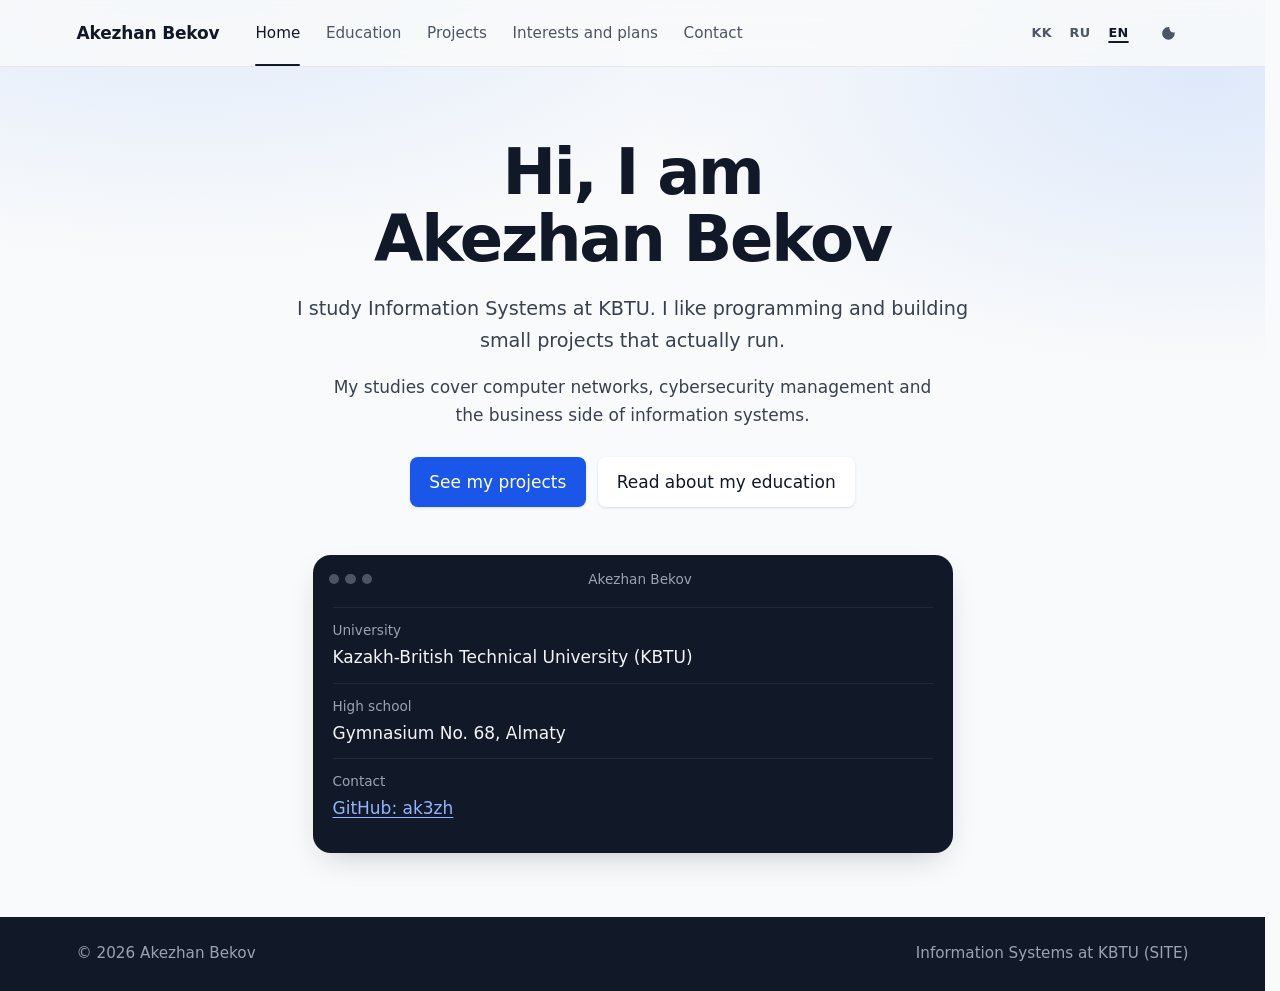
<file: site/index.html>
<!DOCTYPE html>
<html lang="en">
<head>
  <meta charset="utf-8">
  <meta name="viewport" content="width=device-width, initial-scale=1">
  <meta http-equiv="Content-Security-Policy" content="default-src 'self'; img-src 'self' data:; base-uri 'none'; form-action 'none'">
  <meta name="description" content="Personal website of Akezhan Bekov, Information Systems student at KBTU: education, projects, interests and contact.">
  <title>Akezhan Bekov: personal website</title>
  <link rel="icon" href="assets/favicon.svg" type="image/svg+xml">
  <link rel="stylesheet" href="css/style.css">
  <script src="js/early.js"></script>
</head>
<body data-page="home">
  <a class="skip" href="#content" data-i18n="a11y.skip">Skip to content</a>
  <header class="site-header">
    <div class="bar">
      <a class="brand" href="index.html" data-internal="index.html"><span class="brand-text"><span data-i18n="site.name">Akezhan Bekov</span></span></a>
      <nav class="nav" aria-label="Main navigation" data-i18n-aria="a11y.nav">
        <span class="nav-pill" aria-hidden="true"></span>
        <ul>
            <li><a href="index.html" data-internal="index.html" aria-current="page" data-i18n="nav.home">Home</a></li>
            <li><a href="about.html" data-internal="about.html" data-i18n="nav.about">Education</a></li>
            <li><a href="projects.html" data-internal="projects.html" data-i18n="nav.projects">Projects</a></li>
            <li><a href="interests.html" data-internal="interests.html" data-i18n="nav.interests">Interests and plans</a></li>
            <li><a href="contact.html" data-internal="contact.html" data-i18n="nav.contact">Contact</a></li>
        </ul>
      </nav>
      <div class="tools">
        <div class="lang" role="group" aria-label="Language" data-i18n-aria="a11y.lang">
          <button type="button" data-lang="kk" lang="kk" aria-label="Қазақша" aria-pressed="false">KK</button>
          <button type="button" data-lang="ru" lang="ru" aria-label="Русский" aria-pressed="false">RU</button>
          <button type="button" data-lang="en" lang="en" aria-label="English" aria-pressed="true">EN</button>
        </div>
        <button type="button" class="theme-btn" id="theme-toggle" aria-pressed="false" aria-label="Dark theme" data-i18n-aria="theme.toggle"><svg viewBox="0 0 24 24" aria-hidden="true"><path d="M12 3a9 9 0 1 0 9 9c0-.5-.1-1-.2-1.5A6 6 0 0 1 13.5 3.2 9 9 0 0 0 12 3z"/></svg></button>
      </div>
    </div>
  </header>
  <main id="content">
    <section class="hero"><div class="wrap">
      <h1 class="hero-title" data-i18n="home.h1">Hi, I am Akezhan Bekov</h1>
      <p class="lead hero-lead" data-i18n="home.lead">I study Information Systems at KBTU. I like programming and building small projects that actually run.</p>
      <p data-i18n="home.studies">My studies cover computer networks, cybersecurity management and the business side of information systems.</p>
      <div class="actions center">
        <a class="btn primary" href="projects.html" data-internal="projects.html" data-i18n="home.cta.projects">See my projects</a>
        <a class="btn secondary" href="about.html" data-internal="about.html" data-i18n="home.cta.about">Read about my education</a>
      </div>
        <div class="window" role="group" aria-label="Akezhan Bekov">
          <div class="window-bar" aria-hidden="true"><i></i><i></i><i></i><span data-i18n="site.name">Akezhan Bekov</span></div>
          <dl class="window-body">
            <div><dt data-i18n="about.kbtu.h">University</dt><dd data-i18n="about.kbtu.name">Kazakh-British Technical University (KBTU)</dd></div>
            <div><dt data-i18n="about.school.h">High school</dt><dd data-i18n="about.school.name">Gymnasium No. 68, Almaty</dd></div>
            <div><dt data-i18n="contact.h1">Contact</dt><dd><a href="https://github.com/ak3zh" rel="noopener noreferrer" data-i18n="contact.github">GitHub: ak3zh</a></dd></div>
          </dl>
        </div>
    </div></section>
  </main>
  <footer class="site-footer">
    <div class="wrap foot"><span data-i18n="footer.text">© 2026 Akezhan Bekov</span><span class="foot-role" data-i18n="site.role">Information Systems at KBTU (SITE)</span></div>
  </footer>
  <script src="js/translations.js"></script>
  <script src="js/app.js"></script>
</body>
</html>
</file>
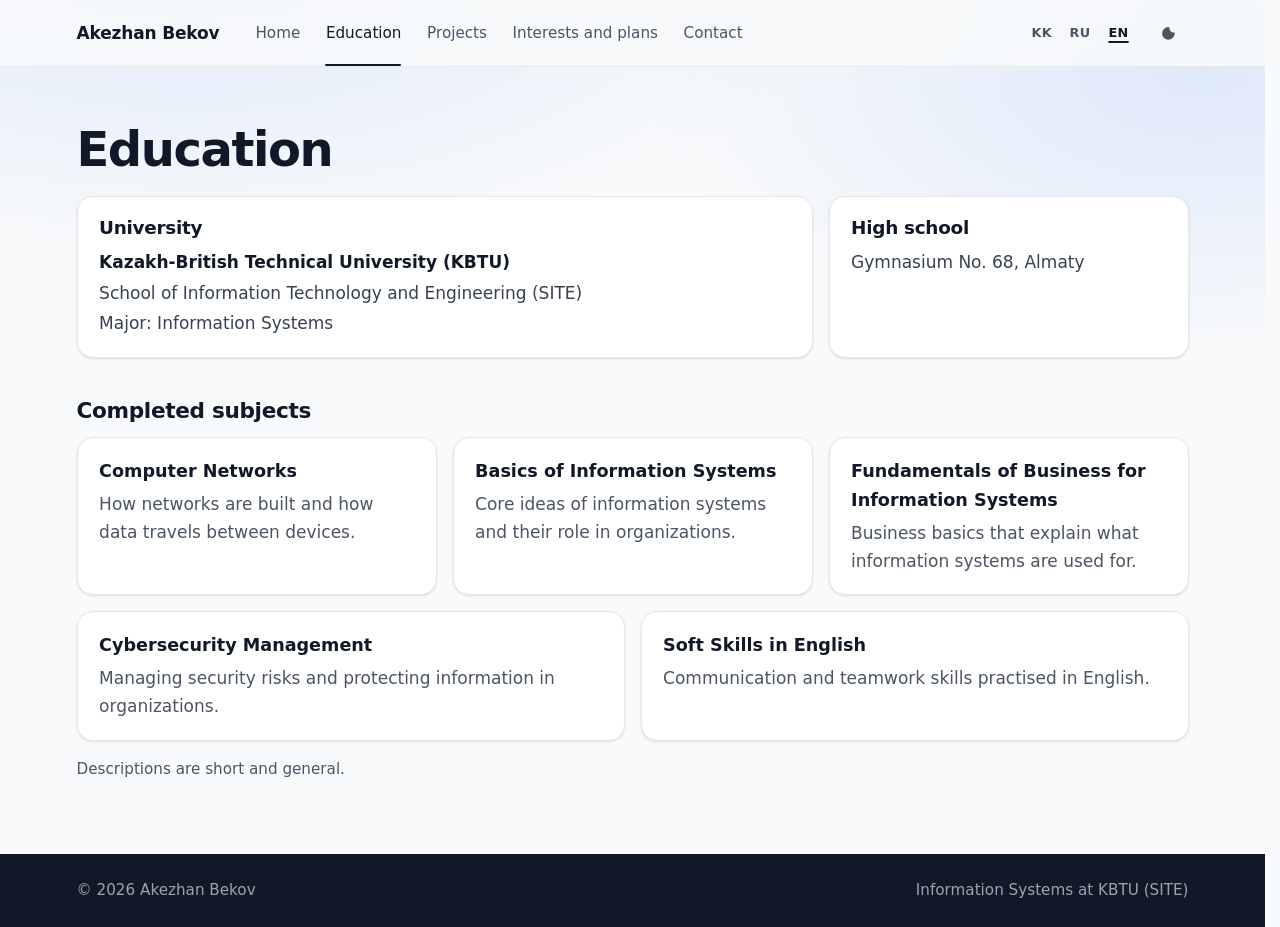
<file: site/about.html>
<!DOCTYPE html>
<html lang="en">
<head>
  <meta charset="utf-8">
  <meta name="viewport" content="width=device-width, initial-scale=1">
  <meta http-equiv="Content-Security-Policy" content="default-src 'self'; img-src 'self' data:; base-uri 'none'; form-action 'none'">
  <meta name="description" content="Education of Akezhan Bekov: KBTU, Information Systems, previous school and completed subjects.">
  <title>Education: Akezhan Bekov</title>
  <link rel="icon" href="assets/favicon.svg" type="image/svg+xml">
  <link rel="stylesheet" href="css/style.css">
  <script src="js/early.js"></script>
</head>
<body data-page="about">
  <a class="skip" href="#content" data-i18n="a11y.skip">Skip to content</a>
  <header class="site-header">
    <div class="bar">
      <a class="brand" href="index.html" data-internal="index.html"><span class="brand-text"><span data-i18n="site.name">Akezhan Bekov</span></span></a>
      <nav class="nav" aria-label="Main navigation" data-i18n-aria="a11y.nav">
        <span class="nav-pill" aria-hidden="true"></span>
        <ul>
            <li><a href="index.html" data-internal="index.html" data-i18n="nav.home">Home</a></li>
            <li><a href="about.html" data-internal="about.html" aria-current="page" data-i18n="nav.about">Education</a></li>
            <li><a href="projects.html" data-internal="projects.html" data-i18n="nav.projects">Projects</a></li>
            <li><a href="interests.html" data-internal="interests.html" data-i18n="nav.interests">Interests and plans</a></li>
            <li><a href="contact.html" data-internal="contact.html" data-i18n="nav.contact">Contact</a></li>
        </ul>
      </nav>
      <div class="tools">
        <div class="lang" role="group" aria-label="Language" data-i18n-aria="a11y.lang">
          <button type="button" data-lang="kk" lang="kk" aria-label="Қазақша" aria-pressed="false">KK</button>
          <button type="button" data-lang="ru" lang="ru" aria-label="Русский" aria-pressed="false">RU</button>
          <button type="button" data-lang="en" lang="en" aria-label="English" aria-pressed="true">EN</button>
        </div>
        <button type="button" class="theme-btn" id="theme-toggle" aria-pressed="false" aria-label="Dark theme" data-i18n-aria="theme.toggle"><svg viewBox="0 0 24 24" aria-hidden="true"><path d="M12 3a9 9 0 1 0 9 9c0-.5-.1-1-.2-1.5A6 6 0 0 1 13.5 3.2 9 9 0 0 0 12 3z"/></svg></button>
      </div>
    </div>
  </header>
  <main id="content">
    <div class="page wrap">
      <h1 data-i18n="about.h1">Education</h1>
      <div class="bento">
        <section class="card span-2">
          <h2 data-i18n="about.kbtu.h">University</h2>
          <dl class="facts">
            <dt data-i18n="about.kbtu.name">Kazakh-British Technical University (KBTU)</dt>
            <dd data-i18n="about.kbtu.school">School of Information Technology and Engineering (SITE)</dd>
            <dd data-i18n="about.kbtu.major">Major: Information Systems</dd>
          </dl>
        </section>
        <section class="card">
          <h2 data-i18n="about.school.h">High school</h2>
          <p data-i18n="about.school.name">Gymnasium No. 68, Almaty</p>
        </section>
      </div>
      <h2 data-i18n="about.subjects.h">Completed subjects</h2>
      <ul class="list grid-3">
        <li><h3><span data-i18n="subj.net.n">Computer Networks</span></h3><p class="muted"><span data-i18n="subj.net.d">How networks are built and how data travels between devices.</span></p></li>
        <li><h3><span data-i18n="subj.isb.n">Basics of Information Systems</span></h3><p class="muted"><span data-i18n="subj.isb.d">Core ideas of information systems and their role in organizations.</span></p></li>
        <li><h3><span data-i18n="subj.biz.n">Fundamentals of Business for Information Systems</span></h3><p class="muted"><span data-i18n="subj.biz.d">Business basics that explain what information systems are used for.</span></p></li>
        <li><h3><span data-i18n="subj.sec.n">Cybersecurity Management</span></h3><p class="muted"><span data-i18n="subj.sec.d">Managing security risks and protecting information in organizations.</span></p></li>
        <li><h3><span data-i18n="subj.soft.n">Soft Skills in English</span></h3><p class="muted"><span data-i18n="subj.soft.d">Communication and teamwork skills practised in English.</span></p></li>
      </ul>
      <p class="meta" data-i18n="about.subjects.note">Descriptions are short and general.</p>
    </div>
  </main>
  <footer class="site-footer">
    <div class="wrap foot"><span data-i18n="footer.text">© 2026 Akezhan Bekov</span><span class="foot-role" data-i18n="site.role">Information Systems at KBTU (SITE)</span></div>
  </footer>
  <script src="js/translations.js"></script>
  <script src="js/app.js"></script>
</body>
</html>
</file>
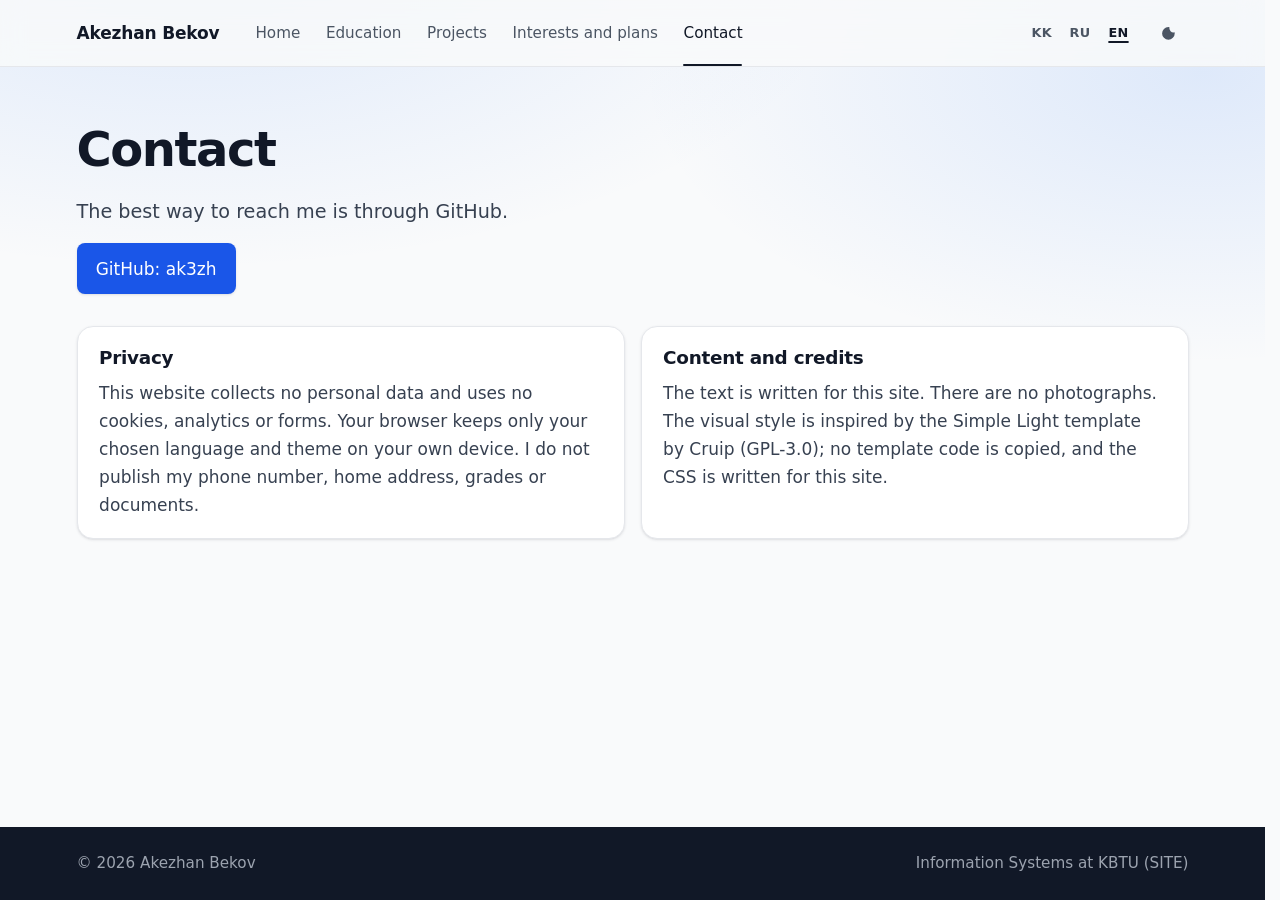
<file: site/contact.html>
<!DOCTYPE html>
<html lang="en">
<head>
  <meta charset="utf-8">
  <meta name="viewport" content="width=device-width, initial-scale=1">
  <meta http-equiv="Content-Security-Policy" content="default-src 'self'; img-src 'self' data:; base-uri 'none'; form-action 'none'">
  <meta name="description" content="How to contact Akezhan Bekov and what this website does with your data.">
  <title>Contact and privacy: Akezhan Bekov</title>
  <link rel="icon" href="assets/favicon.svg" type="image/svg+xml">
  <link rel="stylesheet" href="css/style.css">
  <script src="js/early.js"></script>
</head>
<body data-page="contact">
  <a class="skip" href="#content" data-i18n="a11y.skip">Skip to content</a>
  <header class="site-header">
    <div class="bar">
      <a class="brand" href="index.html" data-internal="index.html"><span class="brand-text"><span data-i18n="site.name">Akezhan Bekov</span></span></a>
      <nav class="nav" aria-label="Main navigation" data-i18n-aria="a11y.nav">
        <span class="nav-pill" aria-hidden="true"></span>
        <ul>
            <li><a href="index.html" data-internal="index.html" data-i18n="nav.home">Home</a></li>
            <li><a href="about.html" data-internal="about.html" data-i18n="nav.about">Education</a></li>
            <li><a href="projects.html" data-internal="projects.html" data-i18n="nav.projects">Projects</a></li>
            <li><a href="interests.html" data-internal="interests.html" data-i18n="nav.interests">Interests and plans</a></li>
            <li><a href="contact.html" data-internal="contact.html" aria-current="page" data-i18n="nav.contact">Contact</a></li>
        </ul>
      </nav>
      <div class="tools">
        <div class="lang" role="group" aria-label="Language" data-i18n-aria="a11y.lang">
          <button type="button" data-lang="kk" lang="kk" aria-label="Қазақша" aria-pressed="false">KK</button>
          <button type="button" data-lang="ru" lang="ru" aria-label="Русский" aria-pressed="false">RU</button>
          <button type="button" data-lang="en" lang="en" aria-label="English" aria-pressed="true">EN</button>
        </div>
        <button type="button" class="theme-btn" id="theme-toggle" aria-pressed="false" aria-label="Dark theme" data-i18n-aria="theme.toggle"><svg viewBox="0 0 24 24" aria-hidden="true"><path d="M12 3a9 9 0 1 0 9 9c0-.5-.1-1-.2-1.5A6 6 0 0 1 13.5 3.2 9 9 0 0 0 12 3z"/></svg></button>
      </div>
    </div>
  </header>
  <main id="content">
    <div class="page wrap">
      <h1 data-i18n="contact.h1">Contact</h1>
      <p class="lead" data-i18n="contact.lead">The best way to reach me is through GitHub.</p>
      <p><a class="btn primary" href="https://github.com/ak3zh" rel="noopener noreferrer" data-i18n="contact.github">GitHub: ak3zh</a></p>
      <div class="bento two">
        <section class="card">
          <h2 data-i18n="privacy.h">Privacy</h2>
          <p data-i18n="privacy.text">This website collects no personal data and uses no cookies, analytics or forms. Your browser keeps only your chosen language and theme on your own device. I do not publish my phone number, home address, grades or documents.</p>
        </section>
        <section class="card">
          <h2 data-i18n="credits.h">Content and credits</h2>
          <p data-i18n="credits.text">The text is written for this site. There are no photographs. The visual style is inspired by the Simple Light template by Cruip (GPL-3.0); no template code is copied, and the CSS is written for this site.</p>
        </section>
      </div>
    </div>
  </main>
  <footer class="site-footer">
    <div class="wrap foot"><span data-i18n="footer.text">© 2026 Akezhan Bekov</span><span class="foot-role" data-i18n="site.role">Information Systems at KBTU (SITE)</span></div>
  </footer>
  <script src="js/translations.js"></script>
  <script src="js/app.js"></script>
</body>
</html>
</file>
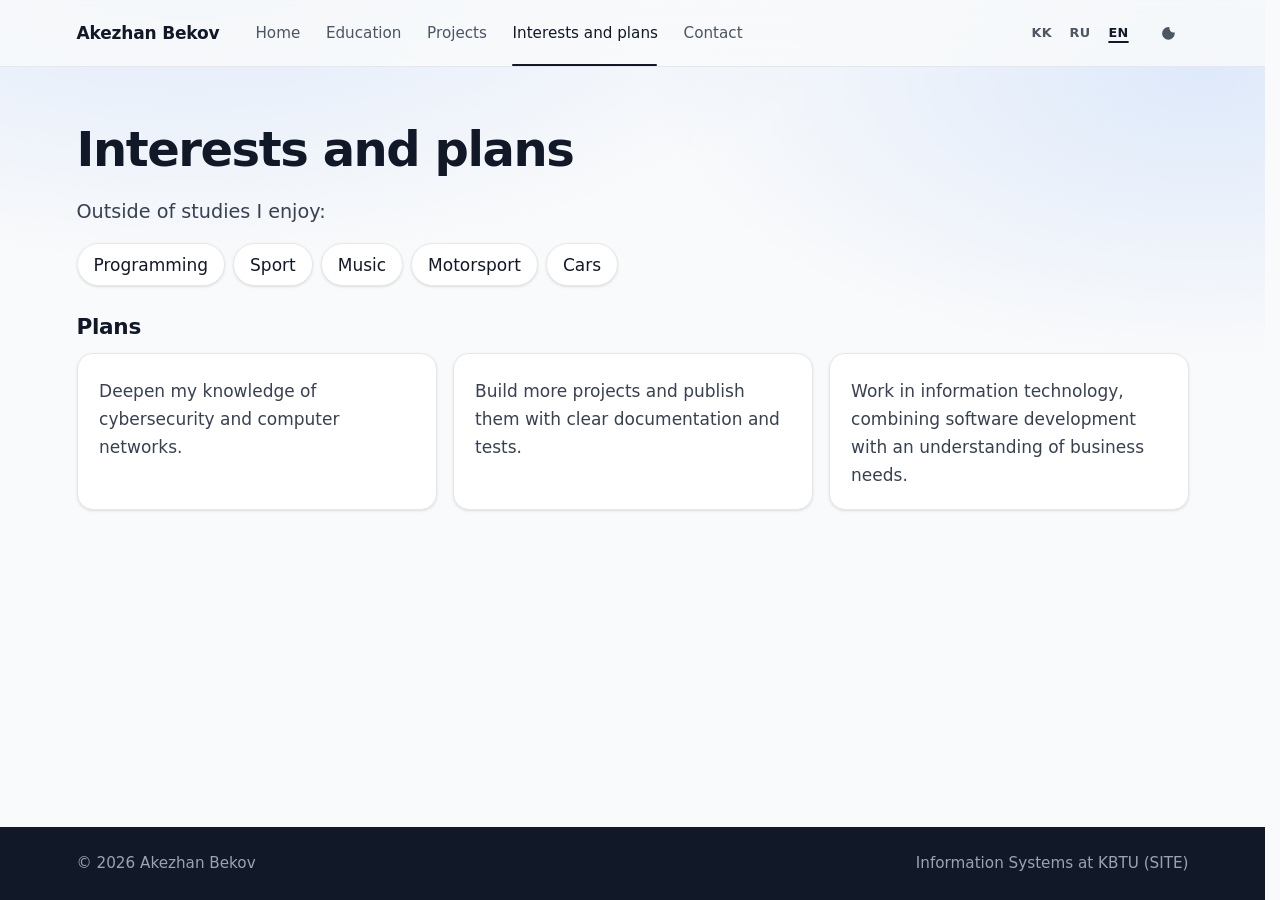
<file: site/interests.html>
<!DOCTYPE html>
<html lang="en">
<head>
  <meta charset="utf-8">
  <meta name="viewport" content="width=device-width, initial-scale=1">
  <meta http-equiv="Content-Security-Policy" content="default-src 'self'; img-src 'self' data:; base-uri 'none'; form-action 'none'">
  <meta name="description" content="Interests and future plans of Akezhan Bekov.">
  <title>Interests and plans: Akezhan Bekov</title>
  <link rel="icon" href="assets/favicon.svg" type="image/svg+xml">
  <link rel="stylesheet" href="css/style.css">
  <script src="js/early.js"></script>
</head>
<body data-page="interests">
  <a class="skip" href="#content" data-i18n="a11y.skip">Skip to content</a>
  <header class="site-header">
    <div class="bar">
      <a class="brand" href="index.html" data-internal="index.html"><span class="brand-text"><span data-i18n="site.name">Akezhan Bekov</span></span></a>
      <nav class="nav" aria-label="Main navigation" data-i18n-aria="a11y.nav">
        <span class="nav-pill" aria-hidden="true"></span>
        <ul>
            <li><a href="index.html" data-internal="index.html" data-i18n="nav.home">Home</a></li>
            <li><a href="about.html" data-internal="about.html" data-i18n="nav.about">Education</a></li>
            <li><a href="projects.html" data-internal="projects.html" data-i18n="nav.projects">Projects</a></li>
            <li><a href="interests.html" data-internal="interests.html" aria-current="page" data-i18n="nav.interests">Interests and plans</a></li>
            <li><a href="contact.html" data-internal="contact.html" data-i18n="nav.contact">Contact</a></li>
        </ul>
      </nav>
      <div class="tools">
        <div class="lang" role="group" aria-label="Language" data-i18n-aria="a11y.lang">
          <button type="button" data-lang="kk" lang="kk" aria-label="Қазақша" aria-pressed="false">KK</button>
          <button type="button" data-lang="ru" lang="ru" aria-label="Русский" aria-pressed="false">RU</button>
          <button type="button" data-lang="en" lang="en" aria-label="English" aria-pressed="true">EN</button>
        </div>
        <button type="button" class="theme-btn" id="theme-toggle" aria-pressed="false" aria-label="Dark theme" data-i18n-aria="theme.toggle"><svg viewBox="0 0 24 24" aria-hidden="true"><path d="M12 3a9 9 0 1 0 9 9c0-.5-.1-1-.2-1.5A6 6 0 0 1 13.5 3.2 9 9 0 0 0 12 3z"/></svg></button>
      </div>
    </div>
  </header>
  <main id="content">
    <div class="page wrap">
      <h1 data-i18n="interests.h1">Interests and plans</h1>
      <p class="lead" data-i18n="interests.intro">Outside of studies I enjoy:</p>
      <ul class="pills">
        <li data-i18n="int.prog">Programming</li>
        <li data-i18n="int.sport">Sport</li>
        <li data-i18n="int.music">Music</li>
        <li data-i18n="int.motor">Motorsport</li>
        <li data-i18n="int.cars">Cars</li>
      </ul>
      <h2 data-i18n="plans.h">Plans</h2>
      <ul class="list grid-3">
        <li><p data-i18n="plans.1">Deepen my knowledge of cybersecurity and computer networks.</p></li>
        <li><p data-i18n="plans.2">Build more projects and publish them with clear documentation and tests.</p></li>
        <li><p data-i18n="plans.3">Work in information technology, combining software development with an understanding of business needs.</p></li>
      </ul>
    </div>
  </main>
  <footer class="site-footer">
    <div class="wrap foot"><span data-i18n="footer.text">© 2026 Akezhan Bekov</span><span class="foot-role" data-i18n="site.role">Information Systems at KBTU (SITE)</span></div>
  </footer>
  <script src="js/translations.js"></script>
  <script src="js/app.js"></script>
</body>
</html>
</file>
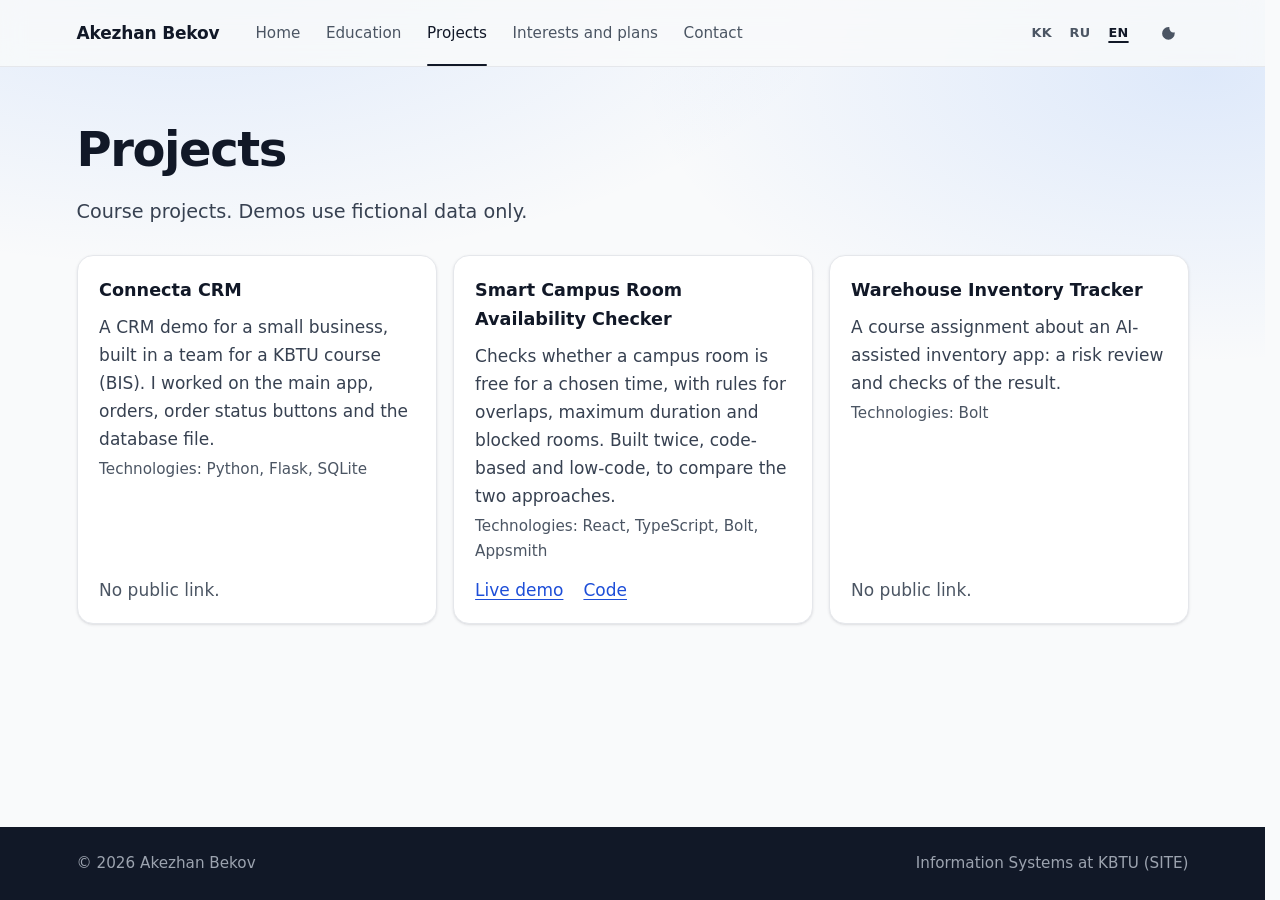
<file: site/projects.html>
<!DOCTYPE html>
<html lang="en">
<head>
  <meta charset="utf-8">
  <meta name="viewport" content="width=device-width, initial-scale=1">
  <meta http-equiv="Content-Security-Policy" content="default-src 'self'; img-src 'self' data:; base-uri 'none'; form-action 'none'">
  <meta name="description" content="Course projects by Akezhan Bekov: Connecta CRM, Smart Campus and Warehouse Inventory Tracker.">
  <title>Projects: Akezhan Bekov</title>
  <link rel="icon" href="assets/favicon.svg" type="image/svg+xml">
  <link rel="stylesheet" href="css/style.css">
  <script src="js/early.js"></script>
</head>
<body data-page="projects">
  <a class="skip" href="#content" data-i18n="a11y.skip">Skip to content</a>
  <header class="site-header">
    <div class="bar">
      <a class="brand" href="index.html" data-internal="index.html"><span class="brand-text"><span data-i18n="site.name">Akezhan Bekov</span></span></a>
      <nav class="nav" aria-label="Main navigation" data-i18n-aria="a11y.nav">
        <span class="nav-pill" aria-hidden="true"></span>
        <ul>
            <li><a href="index.html" data-internal="index.html" data-i18n="nav.home">Home</a></li>
            <li><a href="about.html" data-internal="about.html" data-i18n="nav.about">Education</a></li>
            <li><a href="projects.html" data-internal="projects.html" aria-current="page" data-i18n="nav.projects">Projects</a></li>
            <li><a href="interests.html" data-internal="interests.html" data-i18n="nav.interests">Interests and plans</a></li>
            <li><a href="contact.html" data-internal="contact.html" data-i18n="nav.contact">Contact</a></li>
        </ul>
      </nav>
      <div class="tools">
        <div class="lang" role="group" aria-label="Language" data-i18n-aria="a11y.lang">
          <button type="button" data-lang="kk" lang="kk" aria-label="Қазақша" aria-pressed="false">KK</button>
          <button type="button" data-lang="ru" lang="ru" aria-label="Русский" aria-pressed="false">RU</button>
          <button type="button" data-lang="en" lang="en" aria-label="English" aria-pressed="true">EN</button>
        </div>
        <button type="button" class="theme-btn" id="theme-toggle" aria-pressed="false" aria-label="Dark theme" data-i18n-aria="theme.toggle"><svg viewBox="0 0 24 24" aria-hidden="true"><path d="M12 3a9 9 0 1 0 9 9c0-.5-.1-1-.2-1.5A6 6 0 0 1 13.5 3.2 9 9 0 0 0 12 3z"/></svg></button>
      </div>
    </div>
  </header>
  <main id="content">
    <div class="page wrap">
      <h1 data-i18n="projects.h1">Projects</h1>
      <p class="lead" data-i18n="projects.intro">Course projects. Demos use fictional data only.</p>
      <ul class="list grid-3 projects">
        <li>
          <h3><span data-i18n="proj.crm.n">Connecta CRM</span></h3>
          <p><span data-i18n="proj.crm.d">A CRM demo for a small business, built in a team for a KBTU course (BIS). I worked on the main app, orders, order status buttons and the database file.</span></p>
          <p class="meta"><span data-i18n="projects.tech">Technologies:</span> <span data-i18n="proj.crm.t">Python, Flask, SQLite</span></p>
          <div class="links"><span class="muted" data-i18n="projects.nolink">No public link.</span></div>
        </li>
        <li>
          <h3><span data-i18n="proj.sc.n">Smart Campus Room Availability Checker</span></h3>
          <p><span data-i18n="proj.sc.d">Checks whether a campus room is free for a chosen time, with rules for overlaps, maximum duration and blocked rooms. Built twice, code-based and low-code, to compare the two approaches.</span></p>
          <p class="meta"><span data-i18n="projects.tech">Technologies:</span> <span data-i18n="proj.sc.t">React, TypeScript, Bolt, Appsmith</span></p>
          <div class="links"><a href="https://smart-campus-room-av-2h2i.bolt.host" rel="noopener noreferrer" data-i18n="projects.demo">Live demo</a> <a href="https://github.com/ak3zh/smart-campus-practice12" rel="noopener noreferrer" data-i18n="projects.code">Code</a></div>
        </li>
        <li>
          <h3><span data-i18n="proj.wh.n">Warehouse Inventory Tracker</span></h3>
          <p><span data-i18n="proj.wh.d">A course assignment about an AI-assisted inventory app: a risk review and checks of the result.</span></p>
          <p class="meta"><span data-i18n="projects.tech">Technologies:</span> <span data-i18n="proj.wh.t">Bolt</span></p>
          <div class="links"><span class="muted" data-i18n="projects.nolink">No public link.</span></div>
        </li>
      </ul>
    </div>
  </main>
  <footer class="site-footer">
    <div class="wrap foot"><span data-i18n="footer.text">© 2026 Akezhan Bekov</span><span class="foot-role" data-i18n="site.role">Information Systems at KBTU (SITE)</span></div>
  </footer>
  <script src="js/translations.js"></script>
  <script src="js/app.js"></script>
</body>
</html>
</file>
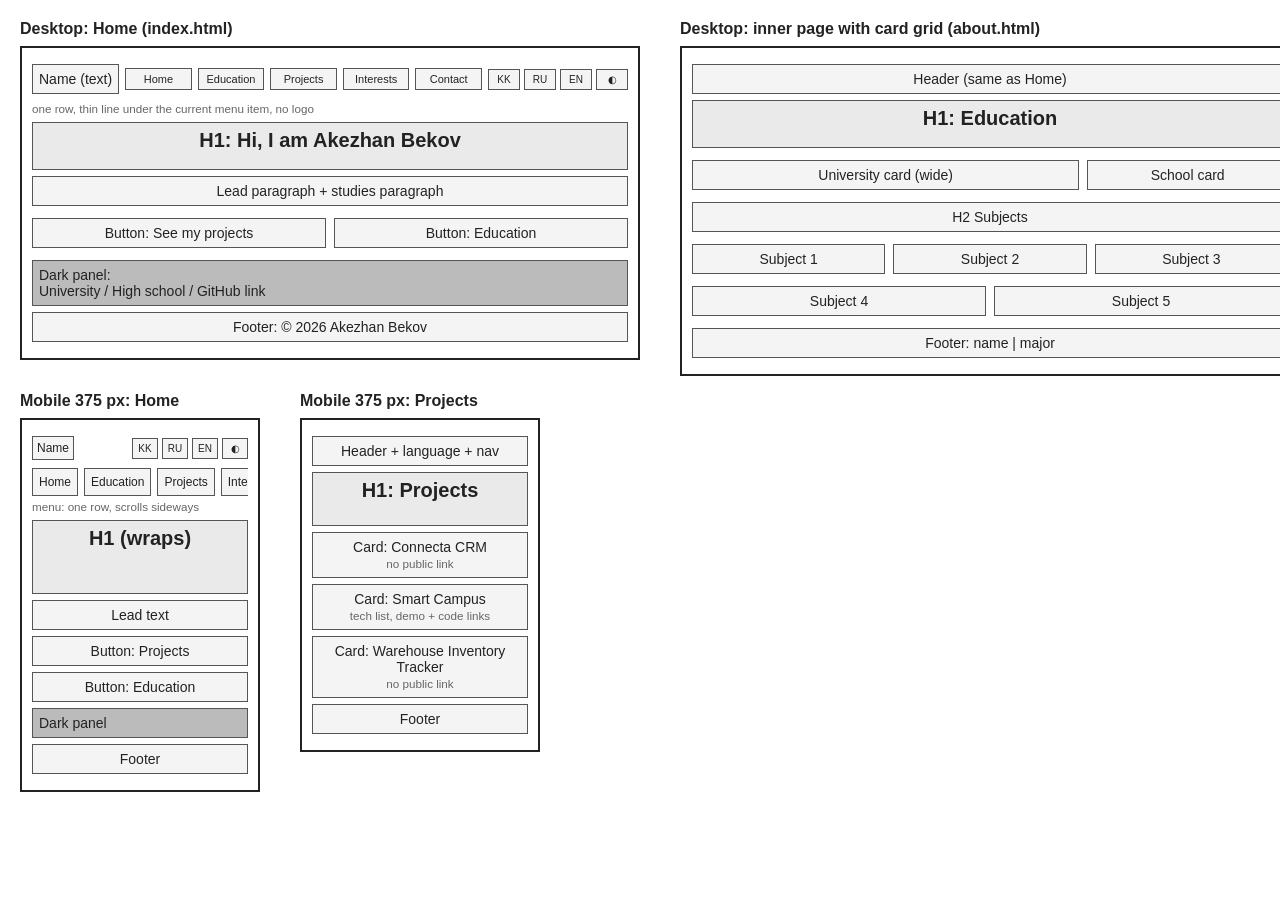
<file: docs/diagrams/wireframes.html>
<!doctype html><meta charset="utf-8"><style>
body{font:14px Arial;margin:20px;background:#fff;color:#222}
.row{display:flex;gap:40px;align-items:flex-start}
h2{font-size:16px;margin:0 0 8px}
.frame{border:2px solid #222;background:#fff;padding:10px;box-sizing:border-box}
.d{width:620px}.m{width:240px}
.box{border:1.5px solid #555;padding:6px;margin:6px 0;text-align:center;background:#f4f4f4}
.nav{display:flex;gap:6px;flex-wrap:wrap}.nav .box{flex:1;margin:2px 0;font-size:12px}
.lg{display:flex;gap:4px}.lg .box{width:34px;font-size:11px}
.hdr{display:flex;justify-content:space-between;align-items:center;gap:6px}
.big{height:34px;font-size:20px;font-weight:bold;background:#eaeaea}
.dark{background:#bbb;text-align:left}
.cols{display:flex;gap:8px}.cols .box{flex:1}
small{color:#666}
.d .nav{flex-wrap:nowrap}.d .nav .box{font-size:11px;padding:4px 2px}.d .lg .box{width:26px;font-size:10px;padding:4px 2px}
.m .lg .box{width:22px;font-size:10px;padding:4px 1px}.m .hdr > .box:first-child{font-size:12px;padding:4px}
</style>
<div class="row">
<div><h2>Desktop: Home (index.html)</h2><div class="frame d">
<div class="hdr"><div class="box">Name (text)</div><div class="nav" style="flex:3"><div class="box">Home</div><div class="box">Education</div><div class="box">Projects</div><div class="box">Interests</div><div class="box">Contact</div></div><div class="lg"><div class="box">KK</div><div class="box">RU</div><div class="box">EN</div><div class="box">◐</div></div></div><small>one row, thin line under the current menu item, no logo</small>
<div class="box big">H1: Hi, I am Akezhan Bekov</div><div class="box">Lead paragraph + studies paragraph</div>
<div class="cols"><div class="box">Button: See my projects</div><div class="box">Button: Education</div></div>
<div class="box dark">Dark panel:<br>University / High school / GitHub link</div><div class="box">Footer: © 2026 Akezhan Bekov</div></div></div>
<div><h2>Desktop: inner page with card grid (about.html)</h2><div class="frame d">
<div class="box">Header (same as Home)</div><div class="box big">H1: Education</div><div class="cols"><div class="box" style="flex:2">University card (wide)</div><div class="box">School card</div></div><div class="box">H2 Subjects</div><div class="cols"><div class="box">Subject 1</div><div class="box">Subject 2</div><div class="box">Subject 3</div></div><div class="cols"><div class="box">Subject 4</div><div class="box">Subject 5</div></div><div class="box">Footer: name | major</div></div></div>
</div>
<br><div class="row">
<div><h2>Mobile 375 px: Home</h2><div class="frame m">
<div class="hdr"><div class="box">Name</div><div class="lg"><div class="box">KK</div><div class="box">RU</div><div class="box">EN</div><div class="box">◐</div></div></div>
<div class="nav" style="flex-wrap:nowrap;overflow:hidden"><div class="box">Home</div><div class="box">Education</div><div class="box">Projects</div><div class="box">Interes…</div></div><small>menu: one row, scrolls sideways</small>
<div class="box big" style="height:60px">H1 (wraps)</div><div class="box">Lead text</div><div class="box">Button: Projects</div><div class="box">Button: Education</div><div class="box dark">Dark panel</div><div class="box">Footer</div></div></div>
<div><h2>Mobile 375 px: Projects</h2><div class="frame m">
<div class="box">Header + language + nav</div><div class="box big" style="height:40px">H1: Projects</div><div class="box">Card: Connecta CRM<br><small>no public link</small></div><div class="box">Card: Smart Campus<br><small>tech list, demo + code links</small></div><div class="box">Card: Warehouse Inventory Tracker<br><small>no public link</small></div><div class="box">Footer</div></div></div>
</div>
</file>
<file: site/css/style.css>
/* Visual style inspired by the "Simple Light" landing page template by Cruip (GPL-3.0).
   No template code is copied; this stylesheet is written for this site. */
:root {
  --bg: #f9fafb;
  --surface: #ffffff;
  --ink: #111827;
  --body: #374151;
  --muted: #4b5563;
  --line: #e5e7eb;
  --brand: #1d4ed8;
  --brand-btn: #1a56e8;
  --brand-ink: #ffffff;
  --dark: #1f2937;
  --panel: #111827;
  --panel-ink: #f3f4f6;
  --panel-muted: #9ca3af;
  --glow: rgba(59, 130, 246, .14);
  --spot: rgba(59, 130, 246, .16);
  --shadow: 0 1px 3px rgba(17, 24, 39, .10), 0 1px 2px -1px rgba(17, 24, 39, .10);
  --shadow-lg: 0 12px 32px -12px rgba(17, 24, 39, .25);
  --font: Inter, system-ui, -apple-system, "Segoe UI", Roboto, "Helvetica Neue", Arial, "Noto Sans", sans-serif;
}
:root[data-theme="dark"] {
  --bg: #0b1220; --surface: #111a2c; --ink: #f3f4f6; --body: #d1d5db; --muted: #aab4c3; --line: #263247;
  --brand: #8fb0ff; --brand-btn: #8fb0ff; --brand-ink: #0b1220; --dark: #e5e7eb;
  --panel: #060b16; --panel-ink: #f3f4f6; --panel-muted: #9ca3af; --glow: rgba(96, 165, 250, .12); --spot: rgba(96, 165, 250, .2);
  --shadow: 0 1px 3px rgba(0, 0, 0, .5); --shadow-lg: 0 12px 32px -12px rgba(0, 0, 0, .6);
}
@media (prefers-color-scheme: dark) {
  :root:not([data-theme="light"]) {
    --bg: #0b1220; --surface: #111a2c; --ink: #f3f4f6; --body: #d1d5db; --muted: #aab4c3; --line: #263247;
    --brand: #8fb0ff; --brand-btn: #8fb0ff; --brand-ink: #0b1220; --dark: #e5e7eb;
    --panel: #060b16; --panel-ink: #f3f4f6; --panel-muted: #9ca3af; --glow: rgba(96, 165, 250, .12); --spot: rgba(96, 165, 250, .2);
    --shadow: 0 1px 3px rgba(0, 0, 0, .5); --shadow-lg: 0 12px 32px -12px rgba(0, 0, 0, .6);
  }
}

*, *::before, *::after { box-sizing: border-box; }
html { -webkit-text-size-adjust: 100%; background-color: var(--bg); }
/* Keep room for a classic scrollbar so short and long pages have the header in the same place. Phones use overlay scrollbars. */
@media (pointer: fine) { html { scrollbar-gutter: stable; } }
/* While app.js translates the page (a few milliseconds), keep the translated parts invisible. */
:root.i18n-pending .brand-text, :root.i18n-pending .lang, :root.i18n-pending .nav, :root.i18n-pending main, :root.i18n-pending .site-footer { visibility: hidden; }
:root.i18n-pending *, :root.i18n-pending *::before, :root.i18n-pending *::after { transition: none !important; }
body {
  margin: 0; color: var(--body); font-family: var(--font); font-size: 1.0625rem; line-height: 1.65;
  background-color: var(--bg);
  background-image: radial-gradient(60rem 28rem at 15% -5%, var(--glow), transparent 70%), radial-gradient(50rem 26rem at 95% 8%, var(--glow), transparent 70%);
  background-repeat: no-repeat;
  min-height: 100vh; display: flex; flex-direction: column;
  isolation: isolate; /* own stacking context: the cursor glow (z-index -1) sits above the body background, below the content */
}
main { flex: 1 0 auto; }
/* Cursor spotlight: a soft glow on the page background that follows the mouse.
   app.js sets --mx/--my and the "spotlight" class only for a fine pointer and when motion is allowed. */
body::before {
  content: ""; position: fixed; inset: 0; z-index: -1; pointer-events: none; opacity: 0; transition: opacity .4s ease;
  background: radial-gradient(28rem circle at var(--mx, 50%) var(--my, 50%), var(--spot), transparent 70%);
}
:root.spotlight body::before { opacity: 1; }

.wrap { max-width: 46rem; margin: 0 auto; padding: 0 1.25rem; }

.skip { position: absolute; left: 1rem; top: -4rem; background: var(--ink); color: var(--bg); padding: .6rem 1rem; border-radius: 8px; z-index: 20; }
.skip:focus { top: 1rem; }

a { color: var(--brand); text-underline-offset: .2em; }
a:hover { text-decoration-thickness: 2px; }
:focus-visible { outline: 3px solid var(--brand); outline-offset: 3px; border-radius: 4px; }

/* Header: one quiet line. Name on the left, menu, then language and theme. No logo, no card. */
.site-header { position: sticky; top: 0; z-index: 10; background: var(--bg); background: color-mix(in srgb, var(--bg) 82%, transparent);
  -webkit-backdrop-filter: blur(12px); backdrop-filter: blur(12px); border-bottom: 1px solid var(--line); }
.bar { max-width: 72rem; margin: 0 auto; padding: 0 1.25rem; min-height: 4rem; display: flex; flex-wrap: wrap; align-items: center; gap: 0 2.25rem; }
.brand { color: var(--ink); text-decoration: none; font-weight: 700; letter-spacing: -0.01em; white-space: nowrap; }
.nav { position: relative; margin-right: auto; }
.nav ul { list-style: none; margin: 0; padding: 0; display: flex; flex-wrap: wrap; gap: 0 1.6rem; position: relative; z-index: 1; }
.nav a { display: inline-block; padding: 1.3rem 0 1.25rem; color: var(--muted); text-decoration: none; font-size: .95rem; font-weight: 500; transition: color .25s ease; }
.nav a:hover { color: var(--ink); }
.nav a[aria-current="page"] { color: var(--ink); box-shadow: inset 0 -2px 0 var(--ink); }
.tools { display: flex; align-items: center; gap: .75rem; }
.lang { display: inline-flex; gap: .15rem; }
.lang button, .theme-btn { font: inherit; font-size: .8rem; font-weight: 600; letter-spacing: .03em; color: var(--muted); background: transparent; border: 0; border-radius: 6px;
  min-height: 2.5rem; min-width: 2.25rem; padding: .35rem .4rem; cursor: pointer; transition: color .2s ease, background-color .2s ease; }
.lang button:hover, .theme-btn:hover { color: var(--ink); }
.lang button[aria-pressed="true"] { color: var(--ink); text-decoration: underline; text-decoration-thickness: 2px; text-underline-offset: .35em; }
.theme-btn { border-radius: 999px; min-width: 2.5rem; }
.theme-btn:hover { background: var(--line); }
.theme-btn svg { width: 1.05rem; height: 1.05rem; vertical-align: middle; fill: currentColor; }
@media (max-width: 62rem) {
  .bar { gap: 0 1rem; padding-top: .35rem; }
  .brand { order: 1; margin-right: auto; }
  .tools { order: 2; }
  /* On phones the menu is one row that scrolls sideways, so the sticky header stays short. */
  .nav { order: 3; flex-basis: 100%; margin-right: 0; overflow-x: auto; scrollbar-width: none; -webkit-overflow-scrolling: touch; }
  .nav::-webkit-scrollbar { display: none; }
  .nav ul { gap: 0 1.25rem; flex-wrap: nowrap; white-space: nowrap; }
  .nav a { padding: .7rem 0 .65rem; }
}

/* Hero (home) */
.hero { padding: 4.5rem 0 4rem; text-align: center; }
.hero .wrap { max-width: 52rem; }
.hero-title { font-size: clamp(2.4rem, 8vw, 4rem); line-height: 1.05; letter-spacing: -0.035em; font-weight: 700; color: var(--ink); margin: 0 0 1.25rem; text-wrap: balance; }
.hero-lead { font-size: 1.25rem; color: var(--body); margin: 0 auto 1rem; max-width: 38rem; }
.hero p { margin-left: auto; margin-right: auto; }
.notfound { padding: 5rem 0 6rem; }
.nf-code { margin: 0 auto .5rem; font-size: clamp(5rem, 22vw, 9rem); font-weight: 800; line-height: 1; letter-spacing: -0.05em;
  color: transparent; -webkit-text-stroke: 2px var(--brand); background: linear-gradient(180deg, var(--glow), transparent); -webkit-background-clip: text; background-clip: text; }

.actions { display: flex; flex-wrap: wrap; gap: .75rem; margin-top: 1.75rem; }
.actions.center { justify-content: center; }
.btn { display: inline-block; text-decoration: none; font-weight: 500; padding: .7rem 1.2rem; min-height: 2.75rem; border-radius: 8px; box-shadow: var(--shadow); transition: transform .2s ease, box-shadow .2s ease, filter .2s ease; }
.btn.primary { background: var(--brand-btn); color: var(--brand-ink); }
.btn.secondary { background: var(--surface); color: var(--ink); }
.btn:hover { filter: brightness(1.06); transform: translateY(-2px); box-shadow: var(--shadow-lg); }
.btn:active { transform: translateY(0); }

/* Dark window with key facts */
.window { margin: 3rem auto 0; max-width: 40rem; text-align: left; background: var(--panel); color: var(--panel-ink); border-radius: 18px; box-shadow: var(--shadow-lg); overflow: hidden; }
.window-bar { display: flex; align-items: center; gap: .4rem; padding: .8rem 1rem; color: var(--panel-muted); font-size: .85rem; }
.window-bar i { width: .65rem; height: .65rem; border-radius: 50%; background: #4b5563; display: block; }
.window-bar span { margin: 0 auto; transform: translateX(-1.1rem); }
.window-body { margin: 0; padding: .25rem 1.25rem 1.25rem; }
.window-body div { padding: .7rem 0; border-top: 1px solid #1f2937; }
.window-body dt { font-size: .85rem; color: var(--panel-muted); }
.window-body dd { margin: .1rem 0 0; }
.window-body a { color: #93b4ff; }

/* Inner pages */
.page { padding: 3.5rem 1.25rem 3.5rem; }
.page.wrap { max-width: 72rem; }
.page > .lead + .list, .page > .pills + h2 { margin-top: 1.75rem; }
.grid-3 + .meta { margin-top: 1rem; }
h1 { font-size: clamp(2rem, 6vw, 3rem); line-height: 1.1; letter-spacing: -0.03em; font-weight: 700; color: var(--ink); margin: 0 0 1.25rem; text-wrap: balance; }
h2 { font-size: 1.35rem; line-height: 1.25; color: var(--ink); margin: 2.5rem 0 .75rem; letter-spacing: -0.015em; }
h3 { font-size: 1.1rem; color: var(--ink); margin: 0 0 .25rem; }
p { margin: 0 0 1rem; max-width: 38rem; }
.lead { font-size: 1.2rem; max-width: 42rem; }
.muted { color: var(--muted); }
.meta { color: var(--muted); font-size: .95rem; }

.facts { margin: 0; }
.facts dt { font-weight: 600; color: var(--ink); }
.facts dd { margin: .15rem 0 0; }

/* Cards and grids */
.card, .list > li { padding: 1.2rem 1.35rem; background: var(--surface); border: 1px solid var(--line); border-radius: 16px; box-shadow: var(--shadow);
  transition: transform .25s cubic-bezier(.2, .8, .2, 1), box-shadow .25s ease, border-color .25s ease; }
.card h2 { margin: 0 0 .6rem; font-size: 1.15rem; }
.card p:last-child { margin-bottom: 0; }
@media (hover: hover) {
  .card:hover, .list > li:hover { transform: translateY(-4px); box-shadow: var(--shadow-lg); border-color: color-mix(in srgb, var(--brand) 40%, var(--line)); }
}
.bento { display: grid; gap: 1rem; grid-template-columns: repeat(3, minmax(0, 1fr)); margin: 0 0 1rem; }
.bento.two { grid-template-columns: repeat(2, minmax(0, 1fr)); margin-top: 2rem; }
.bento .span-2 { grid-column: span 2; }
.list { list-style: none; margin: 0; padding: 0; display: grid; gap: 1rem; }
.list p { margin: .25rem 0 0; }
/* Three columns; a short last row stretches so the grid has no holes (5 cards = 3 + 2). */
.grid-3 { grid-template-columns: repeat(6, minmax(0, 1fr)); }
.grid-3 > li { grid-column: span 2; }
.grid-3 > li:nth-child(3n+1):nth-last-child(2), .grid-3 > li:nth-child(3n+1):nth-last-child(2) ~ li { grid-column: span 3; }
.grid-3 > li:nth-child(3n+1):last-child { grid-column: span 6; }
.projects > li { display: flex; flex-direction: column; }
.projects .links { margin-top: auto; padding-top: .75rem; }
.links { display: flex; flex-wrap: wrap; gap: .25rem 1.25rem; margin-top: .5rem; }
.pills { list-style: none; margin: 0; padding: 0; display: flex; flex-wrap: wrap; gap: .5rem; }
.pills li { background: var(--surface); border: 1px solid var(--line); border-radius: 999px; padding: .4rem 1rem; box-shadow: var(--shadow); color: var(--ink);
  transition: transform .2s ease, border-color .2s ease; }
@media (hover: hover) { .pills li:hover { transform: translateY(-2px); border-color: var(--brand); } }
@media (max-width: 56rem) {
  .grid-3 { grid-template-columns: repeat(2, minmax(0, 1fr)); }
  .grid-3 > li, .grid-3 > li:nth-child(3n+1):nth-last-child(2), .grid-3 > li:nth-child(3n+1):nth-last-child(2) ~ li, .grid-3 > li:nth-child(3n+1):last-child { grid-column: auto; }
  .grid-3 > li:last-child:nth-child(odd) { grid-column: span 2; }
}
@media (max-width: 48rem) {
  .bento, .bento.two { grid-template-columns: 1fr; }
  .bento .span-2 { grid-column: auto; }
}
@media (max-width: 36rem) {
  .grid-3 { grid-template-columns: 1fr; }
  .grid-3 > li:last-child:nth-child(odd) { grid-column: auto; }
}

/* Motion. app.js adds the classes; without JavaScript the page simply has no animation. */
/* Sliding underline under the current menu item */
.nav-pill { position: absolute; left: 0; top: 0; z-index: 2; width: var(--pill-w, 0); height: 2px; border-radius: 2px; background: var(--ink);
  transform: translate(var(--pill-x, 0), calc(var(--pill-y, 0px) + var(--pill-h, 0px) - 2px)); opacity: 0; pointer-events: none;
  transition: transform .45s cubic-bezier(.2, .8, .2, 1), width .45s cubic-bezier(.2, .8, .2, 1), height .45s ease, opacity .2s ease; }
:root.pill-ready .nav-pill { opacity: 1; }
:root.pill-instant .nav-pill { transition: none; }
:root.pill-ready .nav a[aria-current="page"] { box-shadow: none; }
:root.navigating .nav a[aria-current="page"] { color: var(--muted); }
:root.navigating .nav a.is-target { color: var(--ink); }
/* Content leaves before the next page opens, and the next page's content rises in */
main { transition: opacity .25s ease, transform .25s ease; }
/* Where the browser supports it (Chrome, Edge, Safari 18+ over https), the header stays still while the next page loads. */
@view-transition { navigation: auto; }
.site-header { view-transition-name: site-header; }
::view-transition-old(root), ::view-transition-new(root) { animation-duration: .2s; }
::view-transition-group(site-header) { animation-duration: 0s; }
:root.leaving main { opacity: 0; transform: translateY(10px); }
.hero .wrap > *, .page > * { animation: enter .55s cubic-bezier(.2, .8, .2, 1) both; }
.hero .wrap > :nth-child(2), .page > :nth-child(2) { animation-delay: .06s; }
.hero .wrap > :nth-child(3), .page > :nth-child(3) { animation-delay: .12s; }
.hero .wrap > :nth-child(4), .page > :nth-child(4) { animation-delay: .18s; }
.hero .wrap > :nth-child(n+5), .page > :nth-child(n+5) { animation-delay: .24s; }
.grid-3 > li, .bento > .card { animation: enter .55s cubic-bezier(.2, .8, .2, 1) both; }
.grid-3 > li:nth-child(1), .bento > .card:nth-child(1) { animation-delay: .15s; }
.grid-3 > li:nth-child(2), .bento > .card:nth-child(2) { animation-delay: .22s; }
.grid-3 > li:nth-child(3), .bento > .card:nth-child(3) { animation-delay: .29s; }
.grid-3 > li:nth-child(4) { animation-delay: .36s; }
.grid-3 > li:nth-child(n+5) { animation-delay: .43s; }
@keyframes enter { from { opacity: 0; transform: translateY(14px); } to { opacity: 1; transform: none; } }
/* Text fades back in after a language change */
main.lang-swap { animation: swap .35s ease; }
@keyframes swap { from { opacity: .2; } to { opacity: 1; } }

.site-footer { background: var(--panel); color: var(--panel-muted); padding: 1.5rem 0; font-size: .95rem; }
.site-footer .wrap { max-width: 72rem; }
.foot { display: flex; flex-wrap: wrap; justify-content: space-between; gap: .25rem 1.5rem; }

@media (max-width: 40rem) {
  body { font-size: 1rem; }
  .hero { padding: 3rem 0 3rem; }
}
@media (prefers-reduced-motion: reduce) {
  *, *::before, *::after { animation: none !important; transition: none !important; }
  :root.leaving main { opacity: 1; transform: none; }
  body::before { display: none; }
}
@media (prefers-reduced-motion: reduce) { @view-transition { navigation: none; } }
</file>
